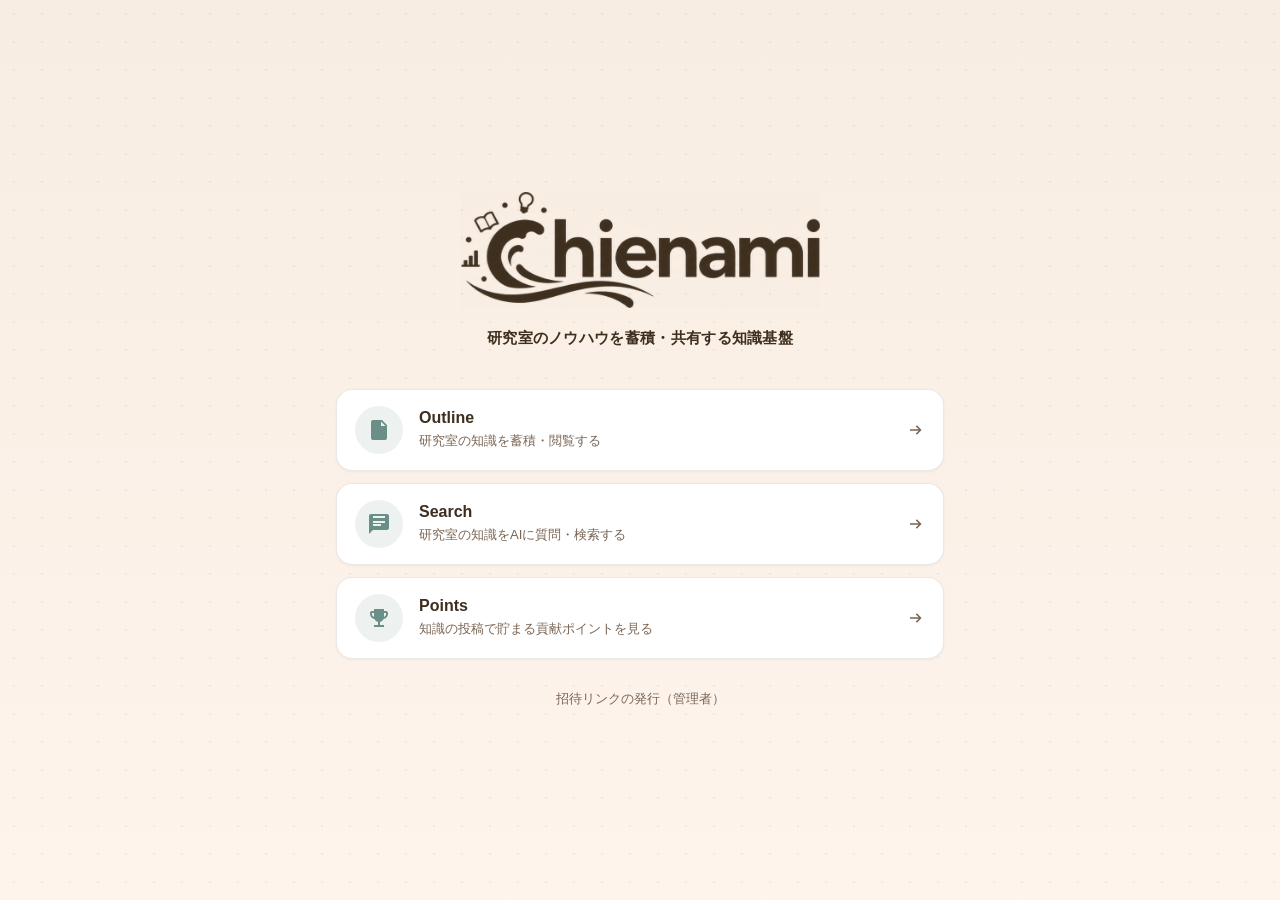
<file: app/portal/index.html>
<!doctype html>
<html lang="ja">
<head>
<meta charset="utf-8" />
<meta name="viewport" content="width=device-width, initial-scale=1" />
<title>Chiken</title>
<link rel="stylesheet" href="style.css" />
</head>
<body>
  <main class="main">
    <header class="hero">
      <h1 class="logo">
        <img src="logo.png" alt="Chiken" width="841" height="272" />
      </h1>
      <p class="tagline">研究室のノウハウを蓄積・共有する知識基盤</p>
    </header>

    <nav class="cards" aria-label="アプリ一覧">
      <a class="card" href="https://knowledge.lab.local/">
        <span class="card-icon" aria-hidden="true">
          <svg viewBox="0 0 24 24" width="24" height="24">
            <path
              fill="currentColor"
              d="M6 2h9l5 5v13a2 2 0 0 1-2 2H6a2 2 0 0 1-2-2V4a2 2 0 0 1 2-2zm8 1.5V8h4.5L14 3.5zM8 12h8v2H8v-2zm0 4h8v2H8v-2z"
            />
          </svg>
        </span>
        <span class="card-body">
          <span class="card-title">Outline</span>
          <span class="card-desc">研究室の知識を蓄積・閲覧する</span>
        </span>
        <span class="card-arrow" aria-hidden="true">
          <svg viewBox="0 0 24 24" width="18" height="18">
            <path fill="currentColor" d="M13.17 5.76l6.24 6.24-6.24 6.24-1.41-1.41L15.59 13H4v-2h11.59l-3.83-3.83 1.41-1.41z" />
          </svg>
        </span>
      </a>

      <a class="card" href="/search/">
        <span class="card-icon" aria-hidden="true">
          <svg viewBox="0 0 24 24" width="24" height="24">
            <path
              fill="currentColor"
              d="M20 2H4c-1.1 0-2 .9-2 2v18l4-4h14c1.1 0 2-.9 2-2V4c0-1.1-.9-2-2-2zM6 9h12v2H6V9zm8 5H6v-2h8v2zm4-8H6V4h12v2z"
            />
          </svg>
        </span>
        <span class="card-body">
          <span class="card-title">Search</span>
          <span class="card-desc">研究室の知識をAIに質問・検索する</span>
        </span>
        <span class="card-arrow" aria-hidden="true">
          <svg viewBox="0 0 24 24" width="18" height="18">
            <path fill="currentColor" d="M13.17 5.76l6.24 6.24-6.24 6.24-1.41-1.41L15.59 13H4v-2h11.59l-3.83-3.83 1.41-1.41z" />
          </svg>
        </span>
      </a>

      <a class="card" href="/points/">
        <span class="card-icon" aria-hidden="true">
          <svg viewBox="0 0 24 24" width="24" height="24">
            <path
              fill="currentColor"
              d="M19 5h-2V3H7v2H5c-1.1 0-2 .9-2 2v1c0 2.55 1.92 4.63 4.39 4.94A5.01 5.01 0 0 0 11 15.9V19H7v2h10v-2h-4v-3.1a5.01 5.01 0 0 0 3.61-2.96C19.08 12.63 21 10.55 21 8V7c0-1.1-.9-2-2-2zM5 8V7h2v3.82C5.84 10.4 5 9.3 5 8zm14 0c0 1.3-.84 2.4-2 2.82V7h2v1z"
            />
          </svg>
        </span>
        <span class="card-body">
          <span class="card-title">Points</span>
          <span class="card-desc">知識の投稿で貯まる貢献ポイントを見る</span>
        </span>
        <span class="card-arrow" aria-hidden="true">
          <svg viewBox="0 0 24 24" width="18" height="18">
            <path fill="currentColor" d="M13.17 5.76l6.24 6.24-6.24 6.24-1.41-1.41L15.59 13H4v-2h11.59l-3.83-3.83 1.41-1.41z" />
          </svg>
        </span>
      </a>
    </nav>

    <footer class="admin-links">
      <a href="/invite/">招待リンクの発行（管理者）</a>
    </footer>
  </main>
</body>
</html>
</file>
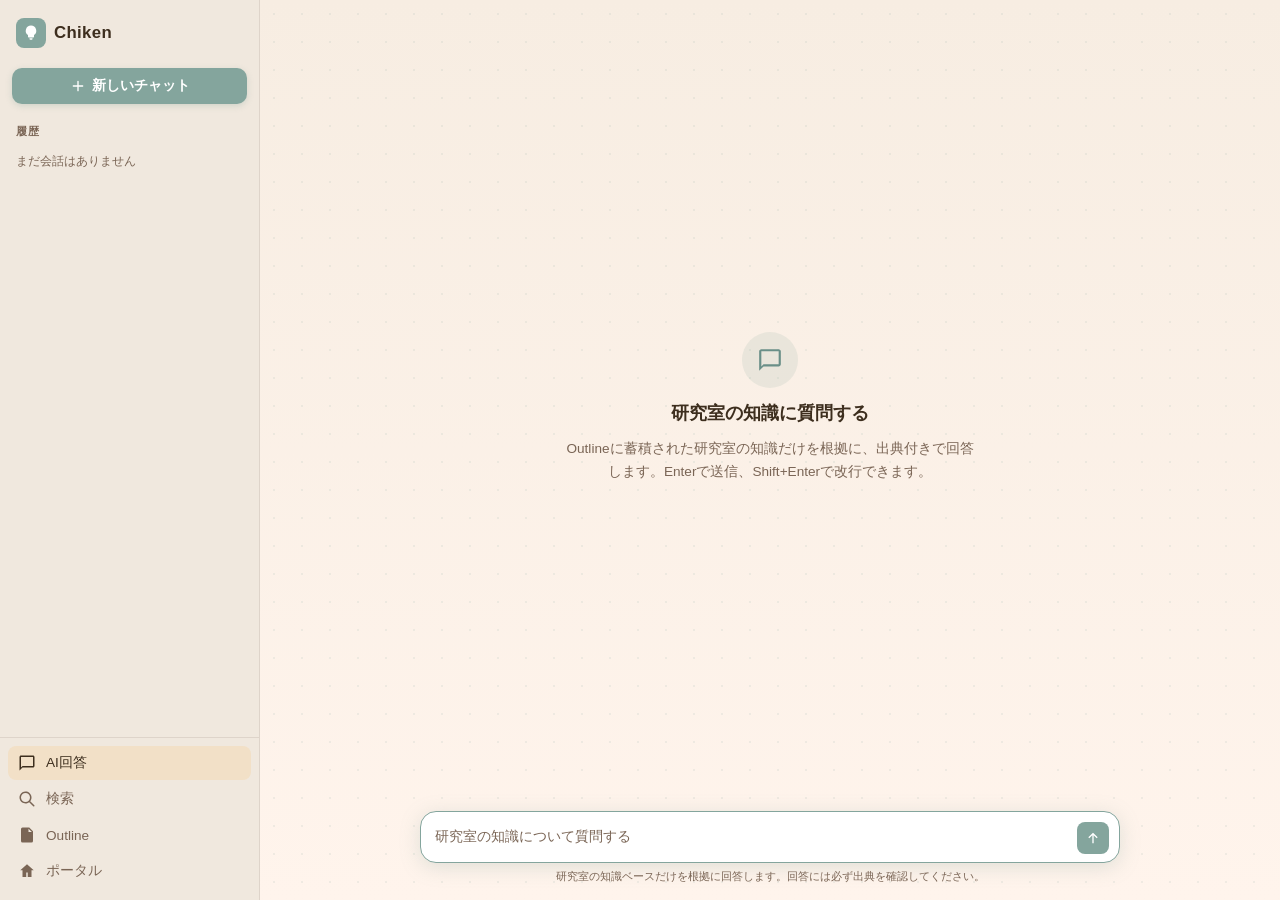
<file: app/search-ui/index.html>
<!doctype html>
<html lang="ja">
<head>
<meta charset="utf-8" />
<meta name="viewport" content="width=device-width, initial-scale=1" />
<title>Search</title>
<link rel="stylesheet" href="style.css" />
</head>
<body>
  <div class="app-shell">
    <aside id="sidebar" class="sidebar" aria-label="サイドバー">
      <div class="sidebar-header">
        <span class="logo-mark" aria-hidden="true">
          <svg viewBox="0 0 24 24" width="18" height="18">
            <path
              fill="currentColor"
              d="M12 2a7 7 0 0 0-4 12.74V17a1 1 0 0 0 1 1h6a1 1 0 0 0 1-1v-2.26A7 7 0 0 0 12 2zm-2 18a1 1 0 0 0 1 1h2a1 1 0 0 0 1-1v-1h-4v1z"
            />
          </svg>
        </span>
        <span class="logo-text">Chiken</span>
      </div>

      <div class="sidebar-top-action">
        <button id="new-chat-btn" type="button" class="btn-primary">
          <svg viewBox="0 0 24 24" width="16" height="16" aria-hidden="true">
            <path fill="currentColor" d="M11 5a1 1 0 0 1 2 0v6h6a1 1 0 0 1 0 2h-6v6a1 1 0 0 1-2 0v-6H5a1 1 0 0 1 0-2h6V5z" />
          </svg>
          <span>新しいチャット</span>
        </button>
      </div>

      <div class="sidebar-section-label">履歴</div>
      <ul id="conv-list" class="sidebar-list"></ul>

      <div class="sidebar-footer">
        <nav class="sidebar-nav" aria-label="ナビゲーション">
          <button type="button" class="nav-link" data-mode="ai">
            <svg viewBox="0 0 24 24" width="18" height="18" aria-hidden="true">
              <path
                fill="currentColor"
                d="M20 2H4c-1.1 0-2 .9-2 2v18l4-4h14c1.1 0 2-.9 2-2V4c0-1.1-.9-2-2-2zm0 14H6l-2 2V4h16v12z"
              />
            </svg>
            <span>AI回答</span>
          </button>
          <button type="button" class="nav-link" data-mode="search">
            <svg viewBox="0 0 24 24" width="18" height="18" aria-hidden="true">
              <path
                fill="currentColor"
                d="M21.71 20.29l-5.4-5.39A8 8 0 1 0 14.9 16.3l5.39 5.4a1 1 0 0 0 1.42-1.41zM4 10a6 6 0 1 1 6 6 6 6 0 0 1-6-6z"
              />
            </svg>
            <span>検索</span>
          </button>
          <a class="nav-link" href="https://knowledge.lab.local/" target="_blank" rel="noopener noreferrer">
            <svg viewBox="0 0 24 24" width="18" height="18" aria-hidden="true">
              <path
                fill="currentColor"
                d="M6 2h9l5 5v13a2 2 0 0 1-2 2H6a2 2 0 0 1-2-2V4a2 2 0 0 1 2-2zm8 1.5V8h4.5L14 3.5zM8 12h8v2H8v-2zm0 4h8v2H8v-2z"
              />
            </svg>
            <span>Outline</span>
          </a>
          <a class="nav-link" href="/">
            <svg viewBox="0 0 24 24" width="18" height="18" aria-hidden="true">
              <path fill="currentColor" d="M12 3l9 8h-3v9h-5v-6h-2v6H6v-9H3l9-8z" />
            </svg>
            <span>ポータル</span>
          </a>
        </nav>
      </div>
    </aside>

    <div id="sidebar-overlay" class="sidebar-overlay" hidden></div>

    <main class="main-area">
      <button id="menu-btn" type="button" class="hamburger" aria-label="メニューを開く" aria-controls="sidebar" aria-expanded="false">
        <svg viewBox="0 0 24 24" width="20" height="20" aria-hidden="true">
          <path fill="currentColor" d="M3 6h18v2H3V6zm0 5h18v2H3v-2zm0 5h18v2H3v-2z" />
        </svg>
      </button>

      <div id="chat-scroll" class="chat-scroll">
        <div id="thread" class="chat-thread" aria-live="polite"></div>
      </div>

      <div class="chat-input-dock">
        <form id="chat-form" class="chat-input-inner" autocomplete="off">
          <textarea
            id="chat-input"
            class="chat-input"
            name="q"
            rows="1"
            placeholder="研究室の知識について質問する"
            aria-label="入力"
            autofocus
          ></textarea>
          <button id="send-btn" type="submit" class="send-btn" aria-label="送信">
            <svg viewBox="0 0 24 24" width="16" height="16" aria-hidden="true">
              <path fill="currentColor" d="M12 4l7 7-1.41 1.41L13 7.83V20h-2V7.83l-4.59 4.58L5 11l7-7z" />
            </svg>
          </button>
        </form>
        <p id="input-note" class="input-note"></p>
      </div>
    </main>
  </div>

  <script src="app.js"></script>
</body>
</html>
</file>
<file: app/portal/style.css>
/* 配色・影は Chiken Search（app/search-ui/style.css）と揃える */
:root {
  --color-main: #84a59d; /* セージグリーン：アクセント */
  --color-main-dark: #6a8f88; /* ホバー時に使う濃いめのメイン */
  --color-accent: #f6bd60; /* ゴールド：差し色 */
  --color-bg: #f7ede2; /* 温かみのあるクリーム：ページ背景 */
  --color-bg-end: #fff4ec; /* 背景グラデーション終端 */
  --color-text: #3d2e1e; /* 濃いブラウン：メインテキスト */
  --color-text-mid: #7a6555; /* ミドルブラウン：補助テキスト */
  --color-white: #ffffff;
  --color-border: rgba(61, 46, 30, 0.1);

  --color-main-soft: rgba(132, 165, 157, 0.15);
  --color-dot: rgba(132, 165, 157, 0.12);
  --shadow-card: 0 1px 3px rgba(61, 46, 30, 0.06);
  --shadow-card-hover: 0 4px 20px rgba(132, 165, 157, 0.25);

  --font-sans: -apple-system, BlinkMacSystemFont, "Segoe UI", Roboto, "Noto Sans JP", sans-serif;
}

* {
  box-sizing: border-box;
}

html,
body {
  margin: 0;
  min-height: 100%;
}

body {
  min-height: 100vh;
  min-height: 100dvh;
  display: flex;
  color: var(--color-text);
  font-family: var(--font-sans);
  background-color: var(--color-bg);
  background-image:
    radial-gradient(circle, var(--color-dot) 1px, transparent 1px),
    linear-gradient(to bottom, var(--color-bg), var(--color-bg-end));
  background-size: 28px 28px, 100% 100%;
  background-attachment: fixed;
}

:focus-visible {
  outline: 2px solid var(--color-main);
  outline-offset: 2px;
}

.main {
  width: 100%;
  max-width: 640px;
  margin: auto;
  padding: 4rem 1rem;
}

/* --- ヒーロー --- */

.hero {
  text-align: center;
  margin-bottom: 2.5rem;
}

.logo {
  margin: 0 auto 1.25rem;
  width: min(360px, 80vw);
  /* 透過PNGの形をマスクにして、テキストと同じブラウンで塗る */
  background: var(--color-text);
  -webkit-mask: url("logo.png") center / contain no-repeat;
  mask: url("logo.png") center / contain no-repeat;
  aspect-ratio: 841 / 272;
}

.logo img {
  display: block;
  width: 100%;
  height: auto;
  /* マスク描画のため画像自体は透明にする（alt と読み上げ用に残す） */
  opacity: 0;
}

.tagline {
  margin: 0;
  font-size: 0.95rem;
  font-weight: 600;
  letter-spacing: 0.02em;
}

/* --- カード --- */

.cards {
  display: flex;
  flex-direction: column;
  gap: 0.75rem;
}

.card {
  display: flex;
  align-items: center;
  gap: 1rem;
  padding: 1rem 1.125rem;
  background: var(--color-white);
  border: 1px solid var(--color-border);
  border-radius: 16px;
  box-shadow: var(--shadow-card);
  color: var(--color-text);
  text-decoration: none;
  transition: border-color 0.2s ease, box-shadow 0.2s ease, transform 0.15s ease;
}

.card:hover,
.card:focus-visible {
  border-color: var(--color-main);
  box-shadow: var(--shadow-card-hover);
  transform: translateY(-1px);
}

.card-icon {
  display: flex;
  align-items: center;
  justify-content: center;
  flex-shrink: 0;
  width: 48px;
  height: 48px;
  border-radius: 50%;
  background: var(--color-main-soft);
  color: var(--color-main-dark);
  transition: background 0.2s ease, color 0.2s ease;
}

.card:hover .card-icon,
.card:focus-visible .card-icon {
  background: var(--color-main);
  color: var(--color-white);
}

.card-body {
  flex: 1;
  min-width: 0;
  display: flex;
  flex-direction: column;
  gap: 0.25rem;
}

.card-title {
  font-size: 1rem;
  font-weight: 600;
}

.card-desc {
  font-size: 0.82rem;
  line-height: 1.5;
  color: var(--color-text-mid);
}

.card-arrow {
  display: flex;
  flex-shrink: 0;
  color: var(--color-text-mid);
  transition: color 0.2s ease, transform 0.2s ease;
}

.card:hover .card-arrow,
.card:focus-visible .card-arrow {
  color: var(--color-main-dark);
  transform: translateX(3px);
}

/* 管理者向けの導線。一般メンバーが迷わないよう控えめに置く。 */
.admin-links {
  margin-top: 2rem;
  text-align: center;
  font-size: 0.8rem;
}

.admin-links a {
  color: var(--color-text-mid);
  text-decoration: none;
}

.admin-links a:hover {
  color: var(--color-main-dark);
  text-decoration: underline;
}

@media (prefers-reduced-motion: reduce) {
  .card,
  .card-arrow {
    transition: none;
  }

  .card:hover,
  .card:focus-visible,
  .card:hover .card-arrow,
  .card:focus-visible .card-arrow {
    transform: none;
  }
}

@media (max-width: 480px) {
  .main {
    padding: 3rem 1rem;
  }
}
</file>
<file: app/search-ui/style.css>
:root {
  --color-main: #84a59d; /* セージグリーン：アクセント・アバター背景 */
  --color-main-dark: #6a8f88; /* ホバー時に使う濃いめのメイン */
  --color-sub1: #f5cac3; /* ソフトピンク：副色 */
  --color-accent: #f6bd60; /* ゴールド：ユーザーバブル・アクティブ背景 */
  --color-accent-dark: #d4a040;
  --color-bg: #f7ede2; /* 温かみのあるクリーム：ページ背景 */
  --color-bg-end: #fff4ec; /* 背景グラデーション終端 */
  --color-sidebar-bg: #f0e8de; /* サイドバー背景（メインより少し濃い） */
  --color-text: #3d2e1e; /* 濃いブラウン：メインテキスト */
  --color-text-mid: #7a6555; /* ミドルブラウン：ラベル・補助テキスト */
  --color-white: #ffffff;
  --color-border: rgba(61, 46, 30, 0.1);
  --color-active-bg: rgba(246, 189, 96, 0.18);
  --sidebar-width: 260px;

  /* 上記パレットから派生させた半透明色・影 */
  --color-main-soft: rgba(132, 165, 157, 0.15);
  --color-dot: rgba(132, 165, 157, 0.12);
  --color-hover-bg: rgba(61, 46, 30, 0.06);
  --color-overlay: rgba(0, 0, 0, 0.35);
  --color-error: #b4442f;
  --color-error-bg: rgba(180, 68, 47, 0.08);
  --shadow-user-bubble: 0 2px 8px rgba(246, 189, 96, 0.3);
  --shadow-input: 0 2px 16px rgba(0, 0, 0, 0.08);
  --shadow-input-focus: 0 4px 20px rgba(132, 165, 157, 0.25);
  --shadow-primary: 0 2px 6px rgba(132, 165, 157, 0.3);
  --shadow-primary-hover: 0 4px 12px rgba(132, 165, 157, 0.4);
  --shadow-sidebar: 4px 0 16px rgba(0, 0, 0, 0.15);
  --shadow-card: 0 1px 3px rgba(61, 46, 30, 0.06);

  --font-sans: -apple-system, BlinkMacSystemFont, "Segoe UI", Roboto, "Noto Sans JP", sans-serif;
  --font-mono: ui-monospace, SFMono-Regular, Menlo, Consolas, "Liberation Mono", monospace;

  /* AI回答のコードブロック（濃い背景で本文と区別する） */
  --color-code-bg: #2f2a25;
  --color-code-header-bg: #3d362f;
  --color-code-text: #f3ebe1;
  --color-code-muted: #c9b9a6;
  --color-inline-code-bg: rgba(61, 46, 30, 0.08);
}

* {
  box-sizing: border-box;
}

html,
body {
  margin: 0;
  height: 100%;
}

body {
  background: var(--color-bg);
  color: var(--color-text);
  font-family: var(--font-sans);
}

button {
  font-family: inherit;
}

:focus-visible {
  outline: 2px solid var(--color-main);
  outline-offset: 2px;
}

/* --- スクロールバー --- */

* {
  scrollbar-width: thin;
  scrollbar-color: var(--color-main) transparent;
}

::-webkit-scrollbar {
  width: 5px;
  height: 5px;
}

::-webkit-scrollbar-track {
  background: transparent;
}

::-webkit-scrollbar-thumb {
  background: var(--color-main);
  border-radius: 999px;
}

/* --- シェル --- */

.app-shell {
  display: flex;
  height: 100vh;
  height: 100dvh;
  overflow: hidden;
}

/* --- サイドバー --- */

.sidebar {
  width: var(--sidebar-width);
  flex-shrink: 0;
  display: flex;
  flex-direction: column;
  background: var(--color-sidebar-bg);
  border-right: 1px solid var(--color-border);
  transition: transform 0.2s ease;
}

.sidebar-header {
  display: flex;
  align-items: center;
  gap: 0.5rem;
  padding: 1.125rem 1rem 0.75rem;
}

.logo-mark {
  display: flex;
  align-items: center;
  justify-content: center;
  width: 30px;
  height: 30px;
  border-radius: 8px;
  background: var(--color-main);
  color: var(--color-white);
}

.logo-text {
  font-size: 1.05rem;
  font-weight: 700;
  letter-spacing: 0.02em;
}

.sidebar-top-action {
  padding: 0.5rem 0.75rem 0.75rem;
}

.btn-primary {
  display: flex;
  align-items: center;
  justify-content: center;
  gap: 0.375rem;
  width: 100%;
  padding: 0.55rem 0.75rem;
  border: none;
  border-radius: 10px;
  background: var(--color-main);
  color: var(--color-white);
  font-size: 0.85rem;
  font-weight: 600;
  cursor: pointer;
  box-shadow: var(--shadow-primary);
  transition: background 0.15s ease, transform 0.15s ease, box-shadow 0.15s ease;
}

.btn-primary:hover {
  background: var(--color-main-dark);
  transform: translateY(-1px);
  box-shadow: var(--shadow-primary-hover);
}

.sidebar-section-label {
  padding: 0.5rem 1rem 0.375rem;
  font-size: 0.7rem;
  font-weight: 600;
  text-transform: uppercase;
  letter-spacing: 0.06em;
  color: var(--color-text-mid);
}

.sidebar-list {
  flex: 1;
  min-height: 0;
  overflow-y: auto;
  list-style: none;
  margin: 0;
  padding: 0 0.5rem 0.5rem;
}

.sidebar-empty {
  padding: 0.5rem;
  font-size: 0.78rem;
  color: var(--color-text-mid);
}

.conv-item-wrap {
  position: relative;
  display: flex;
  align-items: center;
}

.conv-item {
  flex: 1;
  min-width: 0;
  padding: 0.5rem 2rem 0.5rem 0.625rem;
  border: none;
  border-radius: 8px;
  background: transparent;
  color: var(--color-text);
  font-size: 0.85rem;
  text-align: left;
  white-space: nowrap;
  overflow: hidden;
  text-overflow: ellipsis;
  cursor: pointer;
  transition: background 0.12s ease;
}

.conv-item:hover {
  background: var(--color-hover-bg);
}

.conv-item.active {
  background: var(--color-active-bg);
  font-weight: 500;
}

.conv-delete-btn {
  position: absolute;
  right: 0.25rem;
  display: flex;
  align-items: center;
  justify-content: center;
  width: 24px;
  height: 24px;
  border: none;
  border-radius: 6px;
  background: transparent;
  color: var(--color-text-mid);
  cursor: pointer;
  opacity: 0;
  transition: opacity 0.15s, background 0.12s ease;
}

.conv-item-wrap:hover .conv-delete-btn,
.conv-delete-btn:focus-visible {
  opacity: 1;
}

.conv-delete-btn:hover {
  background: var(--color-hover-bg);
  color: var(--color-error);
}

.sidebar-footer {
  padding: 0.5rem 0.5rem 0.75rem;
  border-top: 1px solid var(--color-border);
}

.sidebar-nav {
  display: flex;
  flex-direction: column;
  gap: 2px;
}

.nav-link {
  display: flex;
  align-items: center;
  gap: 0.625rem;
  width: 100%;
  padding: 0.5rem 0.625rem;
  border: none;
  border-radius: 8px;
  background: transparent;
  color: var(--color-text-mid);
  font-size: 0.85rem;
  text-align: left;
  text-decoration: none;
  cursor: pointer;
  transition: background 0.12s ease, color 0.12s ease;
}

.nav-link:hover {
  background: var(--color-hover-bg);
  color: var(--color-text);
}

.nav-link.active {
  background: var(--color-active-bg);
  color: var(--color-text);
  font-weight: 500;
}

.sidebar-overlay {
  display: none;
}

/* --- メインエリア --- */

.main-area {
  position: relative;
  flex: 1;
  min-width: 0;
  display: flex;
  flex-direction: column;
  background-image:
    radial-gradient(circle, var(--color-dot) 1px, transparent 1px),
    linear-gradient(to bottom, var(--color-bg), var(--color-bg-end));
  background-size: 28px 28px, 100% 100%;
}

.hamburger {
  display: none;
}

.chat-scroll {
  flex: 1;
  min-height: 0;
  overflow-y: auto;
  display: flex;
  flex-direction: column;
}

.chat-thread {
  flex: 1;
  display: flex;
  flex-direction: column;
  gap: 1.25rem;
  width: 100%;
  max-width: 720px;
  margin: 0 auto;
  padding: 2rem 1rem 1rem;
}

/* --- 空チャット状態 --- */

.chat-empty {
  flex: 1;
  display: flex;
  flex-direction: column;
  align-items: center;
  justify-content: center;
  gap: 0.75rem;
  color: var(--color-text-mid);
  padding: 2rem;
  text-align: center;
}

.chat-empty-icon {
  display: flex;
  align-items: center;
  justify-content: center;
  width: 56px;
  height: 56px;
  border-radius: 50%;
  background: var(--color-main-soft);
  color: var(--color-main-dark);
}

.chat-empty h3 {
  margin: 0;
  font-size: 1.15rem;
  color: var(--color-text);
}

.chat-empty p {
  margin: 0;
  max-width: 420px;
  font-size: 0.85rem;
  line-height: 1.7;
}

/* --- メッセージ --- */

@keyframes msgIn {
  from {
    opacity: 0;
    transform: translateY(6px);
  }
  to {
    opacity: 1;
    transform: translateY(0);
  }
}

.msg-user,
.msg-ai {
  animation: msgIn 0.2s ease;
}

/* 履歴から再表示したメッセージはアニメーションしない */
.msg-user.static,
.msg-ai.static {
  animation: none;
}

.msg-user {
  display: flex;
  justify-content: flex-end;
}

.msg-user-bubble {
  background: var(--color-accent);
  color: var(--color-text);
  padding: 0.625rem 0.875rem;
  border-radius: 16px 16px 4px 16px;
  font-size: 0.9rem;
  line-height: 1.65;
  max-width: 70%;
  box-shadow: var(--shadow-user-bubble);
  white-space: pre-wrap;
  overflow-wrap: anywhere;
}

.msg-ai {
  display: flex;
  gap: 0.625rem;
  align-items: flex-start;
  max-width: 85%;
}

.ai-avatar {
  width: 28px;
  height: 28px;
  border-radius: 50%;
  background: var(--color-main);
  color: var(--color-white);
  display: flex;
  align-items: center;
  justify-content: center;
  flex-shrink: 0;
  margin-top: 2px;
}

.msg-ai-body {
  flex: 1;
  min-width: 0;
}

.msg-ai-text {
  font-size: 0.9rem;
  line-height: 1.75;
  color: var(--color-text);
  white-space: pre-wrap;
  overflow-wrap: anywhere;
}

/* --- AI回答のMarkdown表示（Issue #79） --- */
.msg-ai-text.md > :first-child {
  margin-top: 0;
}

.msg-ai-text.md > :last-child {
  margin-bottom: 0;
}

.md-paragraph {
  margin: 0 0 0.75rem;
}

.md-heading {
  margin: 1.1rem 0 0.5rem;
  line-height: 1.5;
  color: var(--color-text);
}

h3.md-heading {
  font-size: 1.05rem;
}

h4.md-heading {
  font-size: 0.98rem;
}

h5.md-heading {
  font-size: 0.92rem;
}

.md-list {
  margin: 0 0 0.75rem;
  padding-left: 1.5rem;
}

.md-list li + li {
  margin-top: 0.25rem;
}

.md-hr {
  margin: 1rem 0;
  border: none;
  border-top: 1px solid var(--color-border);
}

.md-inline-code {
  padding: 0.1em 0.4em;
  border-radius: 4px;
  background: var(--color-inline-code-bg);
  font-family: var(--font-mono);
  font-size: 0.85em;
}

.md-code-block {
  margin: 0 0 0.75rem;
  border-radius: 10px;
  overflow: hidden;
  background: var(--color-code-bg);
}

.md-code-header {
  display: flex;
  align-items: center;
  justify-content: space-between;
  padding: 0.3rem 0.5rem 0.3rem 0.875rem;
  background: var(--color-code-header-bg);
  color: var(--color-code-muted);
  font-size: 0.75rem;
}

.md-code-lang {
  font-family: var(--font-mono);
}

.md-code-copy {
  padding: 0.2rem 0.5rem;
  border: none;
  border-radius: 6px;
  background: none;
  color: var(--color-code-muted);
  font-size: 0.75rem;
  cursor: pointer;
  transition: background 0.12s ease, color 0.12s ease;
}

.md-code-copy:hover {
  background: rgba(255, 255, 255, 0.1);
  color: var(--color-code-text);
}

.md-code {
  margin: 0;
  padding: 0.75rem 0.875rem;
  overflow-x: auto;
  color: var(--color-code-text);
  font-family: var(--font-mono);
  font-size: 0.82rem;
  line-height: 1.6;
  white-space: pre;
  overflow-wrap: normal;
  tab-size: 4;
}

.msg-error .msg-ai-text {
  padding: 0.5rem 0.75rem;
  border-radius: 10px;
  background: var(--color-error-bg);
  color: var(--color-error);
}

.msg-meta {
  margin-top: 0.375rem;
  font-size: 0.75rem;
  color: var(--color-text-mid);
}

.cite {
  display: inline-block;
  margin: 0 2px;
  padding: 0 6px;
  border-radius: 6px;
  font-size: 0.72rem;
  font-weight: 600;
  line-height: 1.6;
  vertical-align: 1px;
  background: var(--color-main-soft);
  color: var(--color-main-dark);
  text-decoration: none;
  cursor: pointer;
  transition: background 0.12s ease, color 0.12s ease;
}

.cite:hover {
  background: var(--color-main);
  color: var(--color-white);
}

.answer-fallback {
  margin-top: 0.5rem;
  padding: 0;
  border: none;
  background: none;
  font-size: 0.85rem;
  color: var(--color-main-dark);
  cursor: pointer;
}

.answer-fallback:hover {
  text-decoration: underline;
}

/* 生成中のタイピングドット */
.typing {
  display: inline-flex;
  gap: 4px;
  padding: 0.6rem 0;
}

.typing span {
  width: 6px;
  height: 6px;
  border-radius: 50%;
  background: var(--color-main);
  animation: typing 1.2s infinite ease-in-out;
}

.typing span:nth-child(2) {
  animation-delay: 0.15s;
}

.typing span:nth-child(3) {
  animation-delay: 0.3s;
}

@keyframes typing {
  0%,
  60%,
  100% {
    opacity: 0.3;
    transform: translateY(0);
  }
  30% {
    opacity: 1;
    transform: translateY(-3px);
  }
}

.typing-label {
  margin-left: 0.5rem;
  font-size: 0.78rem;
  color: var(--color-text-mid);
}

/* --- 出典・検索結果カード --- */

.section-label {
  margin: 0.875rem 0 0.375rem;
  font-size: 0.7rem;
  font-weight: 600;
  text-transform: uppercase;
  letter-spacing: 0.06em;
  color: var(--color-text-mid);
}

.results {
  list-style: none;
  margin: 0;
  padding: 0;
  display: flex;
  flex-direction: column;
  gap: 0.5rem;
}

.source-card {
  background: var(--color-white);
  border: 1px solid var(--color-border);
  border-radius: 12px;
  padding: 0.75rem 0.875rem;
  box-shadow: var(--shadow-card);
}

.source-list {
  list-style: none;
  margin: 0;
  padding: 0;
  background: var(--color-white);
  border: 1px solid var(--color-border);
  border-radius: 12px;
  overflow: hidden;
}

.source-item {
  display: flex;
  align-items: center;
  gap: 0.5rem;
  padding: 0.4rem 0.75rem;
  font-size: 0.85rem;
  transition: background-color 0.2s ease, opacity 0.2s ease;
}

.source-item + .source-item {
  border-top: 1px solid var(--color-border);
}

.source-item.uncited {
  opacity: 0.6;
}

.source-item.highlight {
  opacity: 1;
  background: var(--color-main-soft);
}

.source-item .source-badge {
  flex-shrink: 0;
  margin-right: 0;
}

.source-title {
  flex: 1;
  min-width: 0;
  overflow: hidden;
  white-space: nowrap;
  text-overflow: ellipsis;
  color: var(--color-text);
  text-decoration: none;
}

.source-title:hover {
  text-decoration: underline;
}

.result-header {
  display: flex;
  flex-wrap: wrap;
  align-items: baseline;
  justify-content: space-between;
  gap: 0.25rem 0.75rem;
  margin-bottom: 0.25rem;
}

.result-title {
  margin: 0;
  font-size: 0.9rem;
  font-weight: 600;
}

.result-title a {
  color: var(--color-text);
  text-decoration: none;
}

.result-title a:hover {
  text-decoration: underline;
}

.source-badge {
  display: inline-block;
  margin-right: 0.5rem;
  padding: 0 6px;
  border-radius: 6px;
  font-size: 0.72rem;
  font-weight: 600;
  vertical-align: 1px;
  background: var(--color-main-soft);
  color: var(--color-main-dark);
}

.result-score {
  font-size: 0.72rem;
  color: var(--color-text-mid);
  white-space: nowrap;
}

.result-snippet {
  margin: 0;
  font-size: 0.82rem;
  line-height: 1.65;
  color: var(--color-text-mid);
  white-space: pre-wrap;
  overflow-wrap: anywhere;
}

.result-link {
  display: inline-block;
  margin-top: 0.375rem;
  font-size: 0.78rem;
  color: var(--color-main-dark);
  text-decoration: none;
}

.result-link:hover {
  text-decoration: underline;
}

.search-summary {
  margin: 0;
  font-size: 0.82rem;
  color: var(--color-text-mid);
}

.search-summary.error {
  color: var(--color-error);
}

/* --- 入力エリア --- */

.chat-input-dock {
  flex-shrink: 0;
  padding: 0.75rem 1rem 1rem;
  background: transparent;
}

.chat-input-inner {
  max-width: 700px;
  margin: 0 auto;
  background: var(--color-white);
  border-radius: 16px;
  box-shadow: var(--shadow-input);
  border: 1px solid var(--color-border);
  padding: 0.5rem 0.625rem;
  display: flex;
  align-items: flex-end;
  gap: 0.5rem;
  transition: box-shadow 0.2s, border-color 0.2s;
}

.chat-input-inner:focus-within {
  box-shadow: var(--shadow-input-focus);
  border-color: var(--color-main);
}

.chat-input {
  flex: 1;
  min-height: 32px;
  max-height: 160px;
  padding: 0.375rem 0.25rem;
  border: none;
  outline: none;
  background: transparent;
  color: var(--color-text);
  font-family: inherit;
  font-size: 0.9rem;
  line-height: 1.5;
  resize: none;
}

.chat-input::placeholder {
  color: var(--color-text-mid);
}

.send-btn {
  display: flex;
  align-items: center;
  justify-content: center;
  flex-shrink: 0;
  width: 32px;
  height: 32px;
  border: none;
  border-radius: 8px;
  background: var(--color-main);
  color: var(--color-white);
  cursor: pointer;
  transition: background 0.12s ease, transform 0.12s ease, opacity 0.12s ease;
}

.send-btn:hover {
  background: var(--color-main-dark);
}

.send-btn:active {
  transform: scale(0.95);
}

.send-btn:disabled {
  opacity: 0.5;
  cursor: wait;
}

.input-note {
  max-width: 700px;
  margin: 0.375rem auto 0;
  min-height: 1em;
  font-size: 0.7rem;
  text-align: center;
  color: var(--color-text-mid);
}

/* --- モバイル --- */

@media (max-width: 768px) {
  .sidebar {
    position: fixed;
    top: 0;
    left: 0;
    height: 100vh;
    height: 100dvh;
    transform: translateX(-100%);
    z-index: 200;
  }

  .sidebar.sidebar-open {
    transform: translateX(0);
    box-shadow: var(--shadow-sidebar);
  }

  .sidebar-overlay:not([hidden]) {
    display: block;
    position: fixed;
    inset: 0;
    background: var(--color-overlay);
    z-index: 150;
  }

  .hamburger {
    display: flex;
    align-items: center;
    justify-content: center;
    position: absolute;
    top: 0.75rem;
    left: 0.75rem;
    z-index: 10;
    width: 36px;
    height: 36px;
    border: 1px solid var(--color-border);
    border-radius: 10px;
    background: var(--color-white);
    color: var(--color-text);
    cursor: pointer;
    transition: background 0.12s ease;
  }

  .hamburger:hover {
    background: var(--color-sidebar-bg);
  }

  .chat-thread {
    padding-top: 3.75rem;
  }

  .msg-user-bubble {
    max-width: 85%;
  }

  .msg-ai {
    max-width: 100%;
  }
}
</file>
